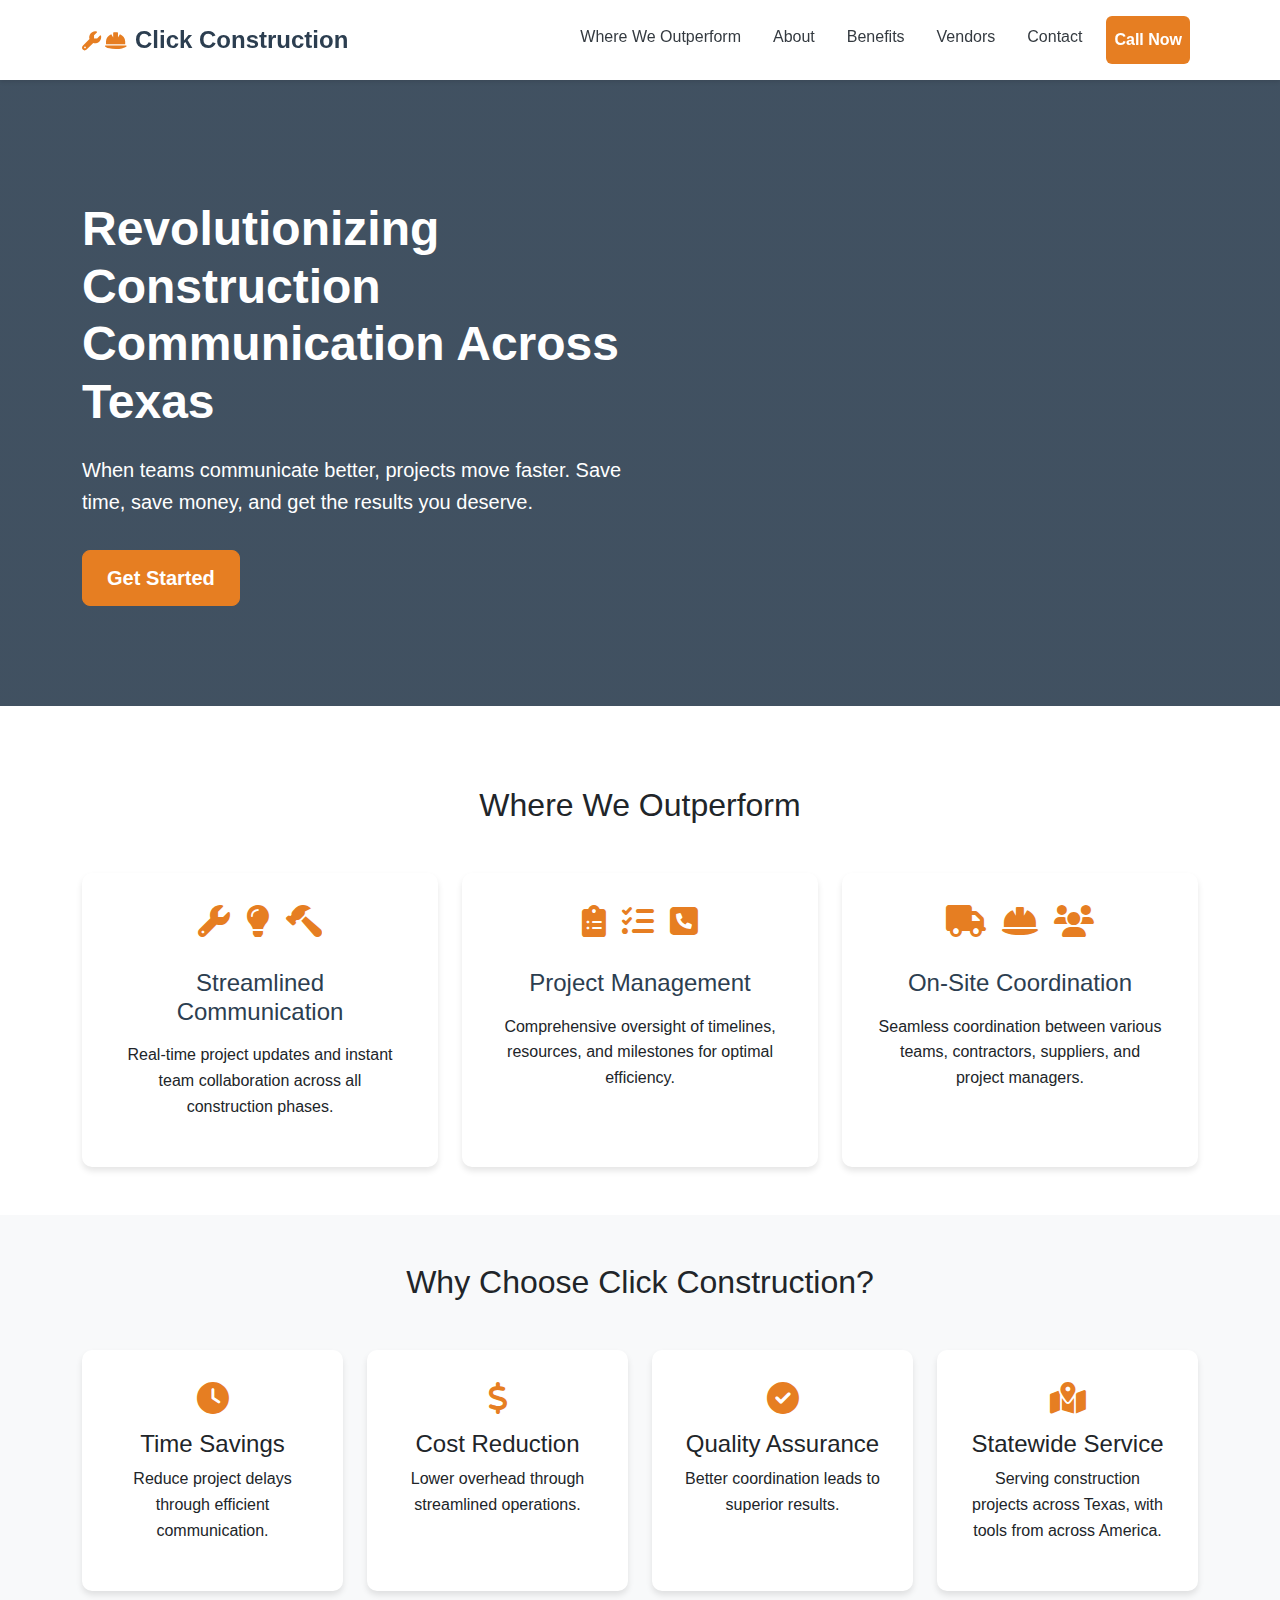
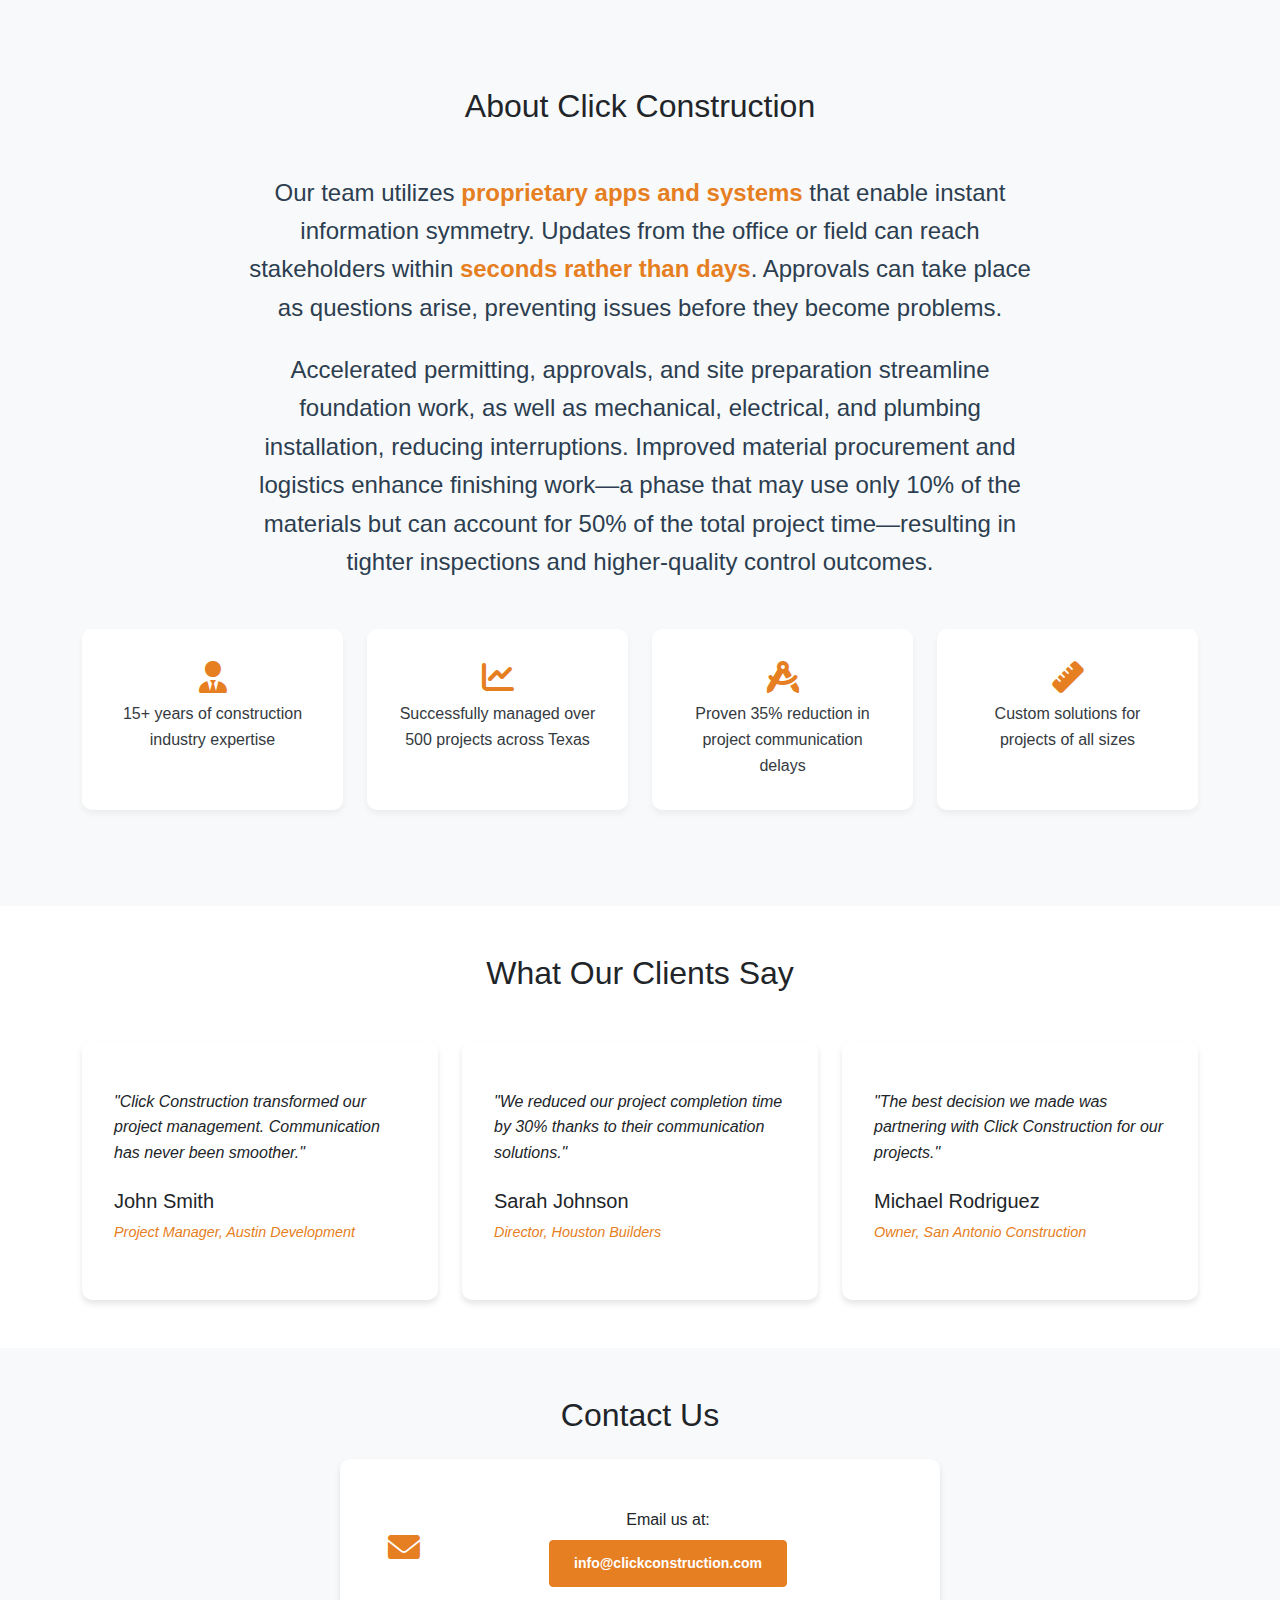
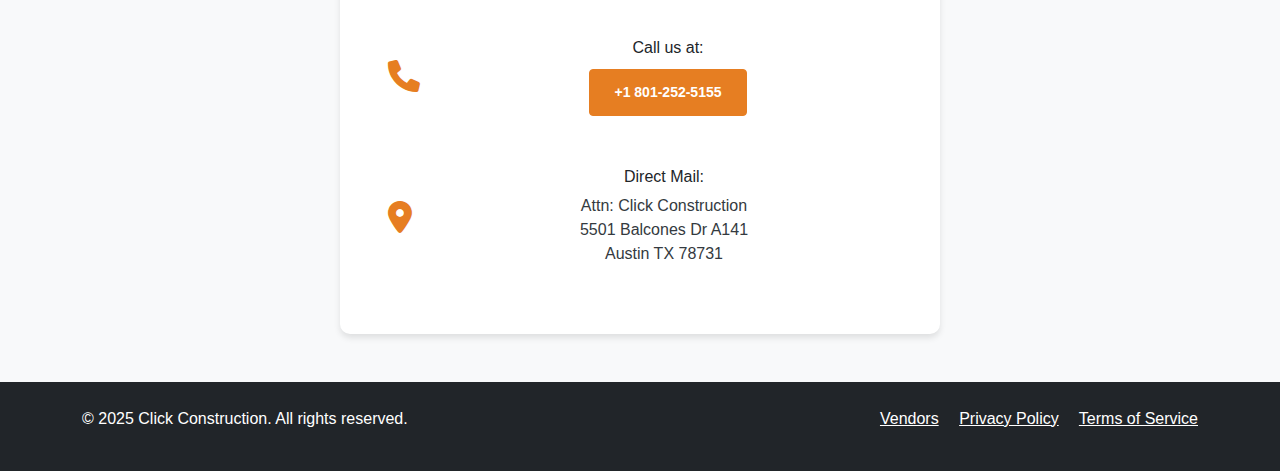
<file: index.html>
<!DOCTYPE html>
<html lang="en">
<head>
    <meta charset="UTF-8">
    <meta name="viewport" content="width=device-width, initial-scale=1.0">
    <title>Click Construction - Streamlining Construction Communication in Texas</title>
    <link href="https://cdn.jsdelivr.net/npm/bootstrap@5.3.0/dist/css/bootstrap.min.css" rel="stylesheet">
    <link rel="stylesheet" href="https://cdnjs.cloudflare.com/ajax/libs/font-awesome/6.0.0/css/all.min.css">
    <link rel="stylesheet" href="styles.css">
    <script src="script.js" defer></script>
</head>
<body>
    <!-- Navigation -->
    <nav class="navbar navbar-expand-lg navbar-light fixed-top">
        <div class="container">
            <a class="navbar-brand" href="#">
                <span class="logo-icons">
                    <i class="fas fa-wrench logo-icon" title="Click"></i>
                    <i class="fas fa-hard-hat logo-icon" title="Construction"></i>
                </span>
                Click Construction
            </a>
            <button class="navbar-toggler" type="button" data-bs-toggle="collapse" data-bs-target="#navbarNav">
                <span class="navbar-toggler-icon"></span>
            </button>
            <div class="collapse navbar-collapse" id="navbarNav">
                <ul class="navbar-nav ms-auto">
                    <li class="nav-item"><a class="nav-link" href="#services">Where We Outperform</a></li>
                    <li class="nav-item"><a class="nav-link" href="#about">About</a></li>
                    <li class="nav-item"><a class="nav-link" href="#benefits">Benefits</a></li>
                    <li class="nav-item"><a class="nav-link" href="vendors.html">Vendors</a></li>
                    <li class="nav-item"><a class="nav-link" href="#contact">Contact</a></li>
                    <li class="nav-item"><a class="nav-link btn btn-primary text-white" href="tel:+18012525155">Call Now</a></li>
                </ul>
            </div>
        </div>
    </nav>

    <!-- Hero Section -->
    <header class="hero">
        <div class="container">
            <div class="row align-items-center">
                <div class="col-lg-6">
                    <h1>Revolutionizing Construction Communication Across Texas</h1>
                    <p class="lead">When teams communicate better, projects move faster. Save time, save money, and get the results you deserve.</p>
                    <a href="#contact" class="btn btn-primary btn-lg">Get Started</a>
                </div>
            </div>
        </div>
    </header>

    <!-- Services Section -->
    <section id="services" class="py-5">
        <div class="container">
            <h2 class="text-center mb-5">Where We Outperform</h2>
            <div class="row g-4">
                <div class="col-md-4">
                    <div class="service-card">
                        <div class="trade-icons">
                            <i class="fas fa-wrench fa-2x mx-2" title="Plumber"></i>
                            <i class="fas fa-lightbulb fa-2x mx-2" title="Electrician"></i>
                            <i class="fas fa-hammer fa-2x mx-2 flip-horizontal" title="Contractor"></i>
                        </div>
                        <h3 class="mt-2">Streamlined Communication</h3>
                        <p>Real-time project updates and instant team collaboration across all construction phases.</p>
                    </div>
                </div>
                <div class="col-md-4">
                    <div class="service-card">
                        <div class="trade-icons">
                            <i class="fas fa-clipboard-list fa-2x mx-2" title="Project Planning"></i>
                            <i class="fas fa-tasks fa-2x mx-2" title="Task Management"></i>
                            <i class="fas fa-phone-square fa-2x mx-2" title="Communication"></i>
                        </div>
                        <h3>Project Management</h3>
                        <p>Comprehensive oversight of timelines, resources, and milestones for optimal efficiency.</p>
                    </div>
                </div>
                <div class="col-md-4">
                    <div class="service-card">
                        <div class="trade-icons">
                            <i class="fas fa-truck fa-2x mx-2" title="Supply Chain"></i>
                            <i class="fas fa-hard-hat fa-2x mx-2" title="Site Management"></i>
                            <i class="fas fa-users fa-2x mx-2" title="Team Coordination"></i>
                        </div>
                        <h3>On-Site Coordination</h3>
                        <p>Seamless coordination between various teams, contractors, suppliers, and project managers.</p>
                    </div>
                </div>
            </div>
        </div>
    </section>

    <!-- Benefits Section -->
    <section id="benefits" class="py-5 bg-light">
        <div class="container">
            <h2 class="text-center mb-5">Why Choose Click Construction?</h2>
            <div class="row g-4">
                <div class="col-md-6 col-lg-3">
                    <div class="benefit-card">
                        <div class="trade-icons">
                            <i class="fas fa-clock fa-2x mx-2" title="Time Savings"></i>
                        </div>
                        <h4>Time Savings</h4>
                        <p>Reduce project delays through efficient communication.</p>
                    </div>
                </div>
                <div class="col-md-6 col-lg-3">
                    <div class="benefit-card">
                        <div class="trade-icons">
                            <i class="fas fa-dollar-sign fa-2x mx-2" title="Cost Reduction"></i>
                        </div>
                        <h4>Cost Reduction</h4>
                        <p>Lower overhead through streamlined operations.</p>
                    </div>
                </div>
                <div class="col-md-6 col-lg-3">
                    <div class="benefit-card">
                        <div class="trade-icons">
                            <i class="fas fa-check-circle fa-2x mx-2" title="Quality Assurance"></i>
                        </div>
                        <h4>Quality Assurance</h4>
                        <p>Better coordination leads to superior results.</p>
                    </div>
                </div>
                <div class="col-md-6 col-lg-3">
                    <div class="benefit-card">
                        <div class="trade-icons">
                            <i class="fas fa-map-marked-alt fa-2x mx-2" title="Statewide Service"></i>
                        </div>
                        <h4>Statewide Service</h4>
                        <p>Serving construction projects across Texas, with tools from across America.</p>
                    </div>
                </div>
            </div>
        </div>
    </section>

    <!-- About Section -->
    <section id="about" class="py-5 bg-light">
        <div class="container">
            <h2 class="text-center mb-5">About Click Construction</h2>
            <div class="about-content text-center mb-5">
                <div class="lead mb-5">
                    <p class="mb-4">Our team utilizes <span class="text-highlight">proprietary apps and systems</span> that enable instant information symmetry. Updates from the office or field can reach stakeholders within <span class="text-highlight">seconds rather than days</span>. Approvals can take place as questions arise, preventing issues before they become problems.</p>
                    <p>Accelerated permitting, approvals, and site preparation streamline foundation work, as well as mechanical, electrical, and plumbing installation, reducing interruptions. Improved material procurement and logistics enhance finishing work—a phase that may use only 10% of the materials but can account for 50% of the total project time—resulting in tighter inspections and higher-quality control outcomes.</p>
                </div>
                <div class="row g-4">
                    <div class="col-md-6 col-lg-3">
                        <div class="about-card">
                            <div class="trade-icons">
                                <i class="fa-solid fa-user-tie fa-2x mx-2" title="Experience"></i>
                            </div>
                            <p>15+ years of construction industry expertise</p>
                        </div>
                    </div>
                    <div class="col-md-6 col-lg-3">
                        <div class="about-card">
                            <div class="trade-icons">
                                <i class="fas fa-chart-line fa-2x mx-2" title="Projects"></i>
                            </div>
                            <p>Successfully managed over 500 projects across Texas</p>
                        </div>
                    </div>
                    <div class="col-md-6 col-lg-3">
                        <div class="about-card">
                            <div class="trade-icons">
                                <i class="fa-solid fa-compass-drafting fa-2x mx-2" title="Speed"></i>
                            </div>
                            <p>Proven 35% reduction in project communication delays</p>
                        </div>
                    </div>
                    <div class="col-md-6 col-lg-3">
                        <div class="about-card">
                            <div class="trade-icons">
                                <i class="fas fa-ruler fa-2x mx-2" title="Scale"></i>
                            </div>
                            <p>Custom solutions for projects of all sizes</p>
                        </div>
                    </div>
                </div>
            </div>
        </div>
    </section>

    <!-- Testimonials Section -->
    <section id="testimonials" class="py-5">
        <div class="container">
            <h2 class="text-center mb-5">What Our Clients Say</h2>
            <div class="row">
                <div class="col-md-4">
                    <div class="testimonial-card">
                        <div class="testimonial-content">
                            <p>"Click Construction transformed our project management. Communication has never been smoother."</p>
                            <h5>John Smith</h5>
                            <p class="client-position">Project Manager, Austin Development</p>
                        </div>
                    </div>
                </div>
                <div class="col-md-4">
                    <div class="testimonial-card">
                        <div class="testimonial-content">
                            <p>"We reduced our project completion time by 30% thanks to their communication solutions."</p>
                            <h5>Sarah Johnson</h5>
                            <p class="client-position">Director, Houston Builders</p>
                        </div>
                    </div>
                </div>
                <div class="col-md-4">
                    <div class="testimonial-card">
                        <div class="testimonial-content">
                            <p>"The best decision we made was partnering with Click Construction for our projects."</p>
                            <h5>Michael Rodriguez</h5>
                            <p class="client-position">Owner, San Antonio Construction</p>
                        </div>
                    </div>
                </div>
            </div>
        </div>
    </section>

    <!-- Contact Section -->
    <section id="contact" class="py-5 bg-light">
        <div class="container">
            <div class="row">
                <div class="col-lg-8 mx-auto text-center">
                    <h2 class="mb-4">Contact Us</h2>
                    
                    <div class="contact-info">
                        <div class="contact-method">
                            <i class="fas fa-envelope fa-2x"></i>
                            <div class="content">
                                <p>Email us at:</p>
                                <a href="mailto:info@clickconstruction.com" class="btn btn-primary btn-sm">info@clickconstruction.com</a>
                            </div>
                        </div>

                        <div class="contact-method">
                            <i class="fas fa-phone fa-2x"></i>
                            <div class="content">
                                <p>Call us at:</p>
                                <a href="tel:+18012525155" class="btn btn-primary btn-sm">+1 801-252-5155</a>
                            </div>
                        </div>

                        <div class="contact-method">
                            <i class="fas fa-map-marker-alt fa-2x"></i>
                            <div class="content">
                                <p>Direct Mail:</p>
                                <p class="address">Attn: Click Construction<br>5501 Balcones Dr A141<br>Austin TX 78731</p>
                            </div>
                        </div>
                    </div>
                </div>
            </div>
        </div>
    </section>

    <!-- Footer -->
    <footer class="py-4 bg-dark text-white">
        <div class="container">
            <div class="row">
                <div class="col-md-6">
                    <p>&copy; 2025 Click Construction. All rights reserved.</p>
                </div>
                <div class="col-md-6 text-md-end">
                    <a href="vendors.html" class="text-white me-3">Vendors</a>
                    <a href="privacy-terms.html#privacy-policy" class="text-white me-3">Privacy Policy</a>
                    <a href="privacy-terms.html#terms-of-use" class="text-white">Terms of Service</a>
                </div>
            </div>
        </div>
    </footer>

    <!-- Bootstrap JS -->
    <script src="https://cdn.jsdelivr.net/npm/bootstrap@5.3.0/dist/js/bootstrap.bundle.min.js"></script>
</body>
</html>
</file>
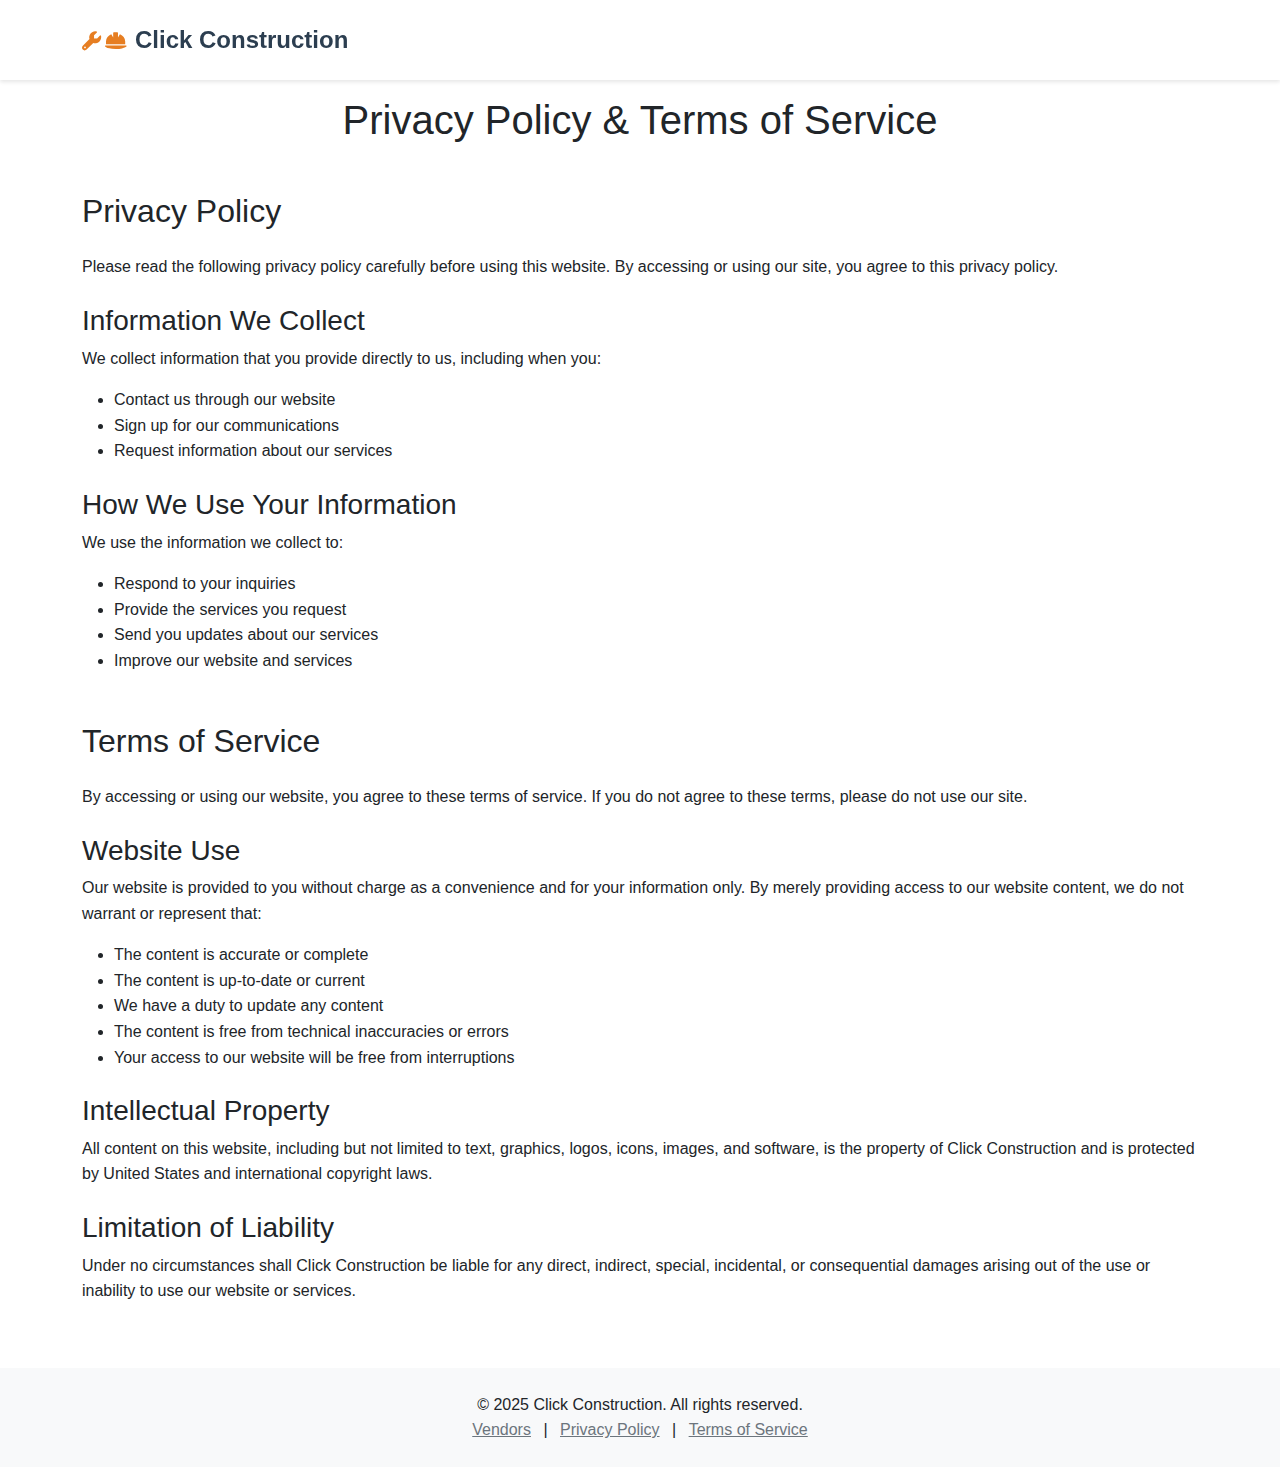
<file: privacy-terms.html>
<!DOCTYPE html>
<html lang="en">
<head>
    <meta charset="UTF-8">
    <meta name="viewport" content="width=device-width, initial-scale=1.0">
    <title>Privacy Policy & Terms of Service - Click Construction</title>
    <link href="https://cdn.jsdelivr.net/npm/bootstrap@5.3.0/dist/css/bootstrap.min.css" rel="stylesheet">
    <link rel="stylesheet" href="https://cdnjs.cloudflare.com/ajax/libs/font-awesome/6.0.0/css/all.min.css">
    <link rel="stylesheet" href="styles.css">
</head>
<body>
    <!-- Navigation -->
    <nav class="navbar navbar-expand-lg navbar-light fixed-top">
        <div class="container">
            <a class="navbar-brand" href="index.html">
                <span class="logo-icons">
                    <i class="fas fa-wrench logo-icon" title="Click"></i>
                    <i class="fas fa-hard-hat logo-icon" title="Construction"></i>
                </span>
                Click Construction
            </a>
        </div>
    </nav>

    <!-- Privacy & Terms Content -->
    <section class="py-5 mt-5">
        <div class="container">
            <h1 class="text-center mb-5">Privacy Policy & Terms of Service</h1>
            
            <div class="row">
                <div class="col-12">
                    <h2 id="privacy-policy" class="mb-4">Privacy Policy</h2>
                    <p>Please read the following privacy policy carefully before using this website. By accessing or using our site, you agree to this privacy policy.</p>
                    
                    <h3 class="mt-4">Information We Collect</h3>
                    <p>We collect information that you provide directly to us, including when you:</p>
                    <ul>
                        <li>Contact us through our website</li>
                        <li>Sign up for our communications</li>
                        <li>Request information about our services</li>
                    </ul>

                    <h3 class="mt-4">How We Use Your Information</h3>
                    <p>We use the information we collect to:</p>
                    <ul>
                        <li>Respond to your inquiries</li>
                        <li>Provide the services you request</li>
                        <li>Send you updates about our services</li>
                        <li>Improve our website and services</li>
                    </ul>

                    <h2 id="terms-of-use" class="mt-5 mb-4">Terms of Service</h2>
                    <p>By accessing or using our website, you agree to these terms of service. If you do not agree to these terms, please do not use our site.</p>

                    <h3 class="mt-4">Website Use</h3>
                    <p>Our website is provided to you without charge as a convenience and for your information only. By merely providing access to our website content, we do not warrant or represent that:</p>
                    <ul>
                        <li>The content is accurate or complete</li>
                        <li>The content is up-to-date or current</li>
                        <li>We have a duty to update any content</li>
                        <li>The content is free from technical inaccuracies or errors</li>
                        <li>Your access to our website will be free from interruptions</li>
                    </ul>

                    <h3 class="mt-4">Intellectual Property</h3>
                    <p>All content on this website, including but not limited to text, graphics, logos, icons, images, and software, is the property of Click Construction and is protected by United States and international copyright laws.</p>

                    <h3 class="mt-4">Limitation of Liability</h3>
                    <p>Under no circumstances shall Click Construction be liable for any direct, indirect, special, incidental, or consequential damages arising out of the use or inability to use our website or services.</p>
                </div>
            </div>
        </div>
    </section>

    <!-- Footer -->
    <footer class="py-4 bg-light">
        <div class="container text-center">
            <p class="mb-0">&copy; 2025 Click Construction. All rights reserved.</p>
            <p class="mb-0">
                <a href="vendors.html" class="text-secondary me-2">Vendors</a> |
                <a href="#privacy-policy" class="text-secondary mx-2">Privacy Policy</a> |
                <a href="#terms-of-use" class="text-secondary ms-2">Terms of Service</a>
            </p>
        </div>
    </footer>

    <!-- Bootstrap JS -->
    <script src="https://cdn.jsdelivr.net/npm/bootstrap@5.3.0/dist/js/bootstrap.bundle.min.js"></script>
</body>
</html>
</file>
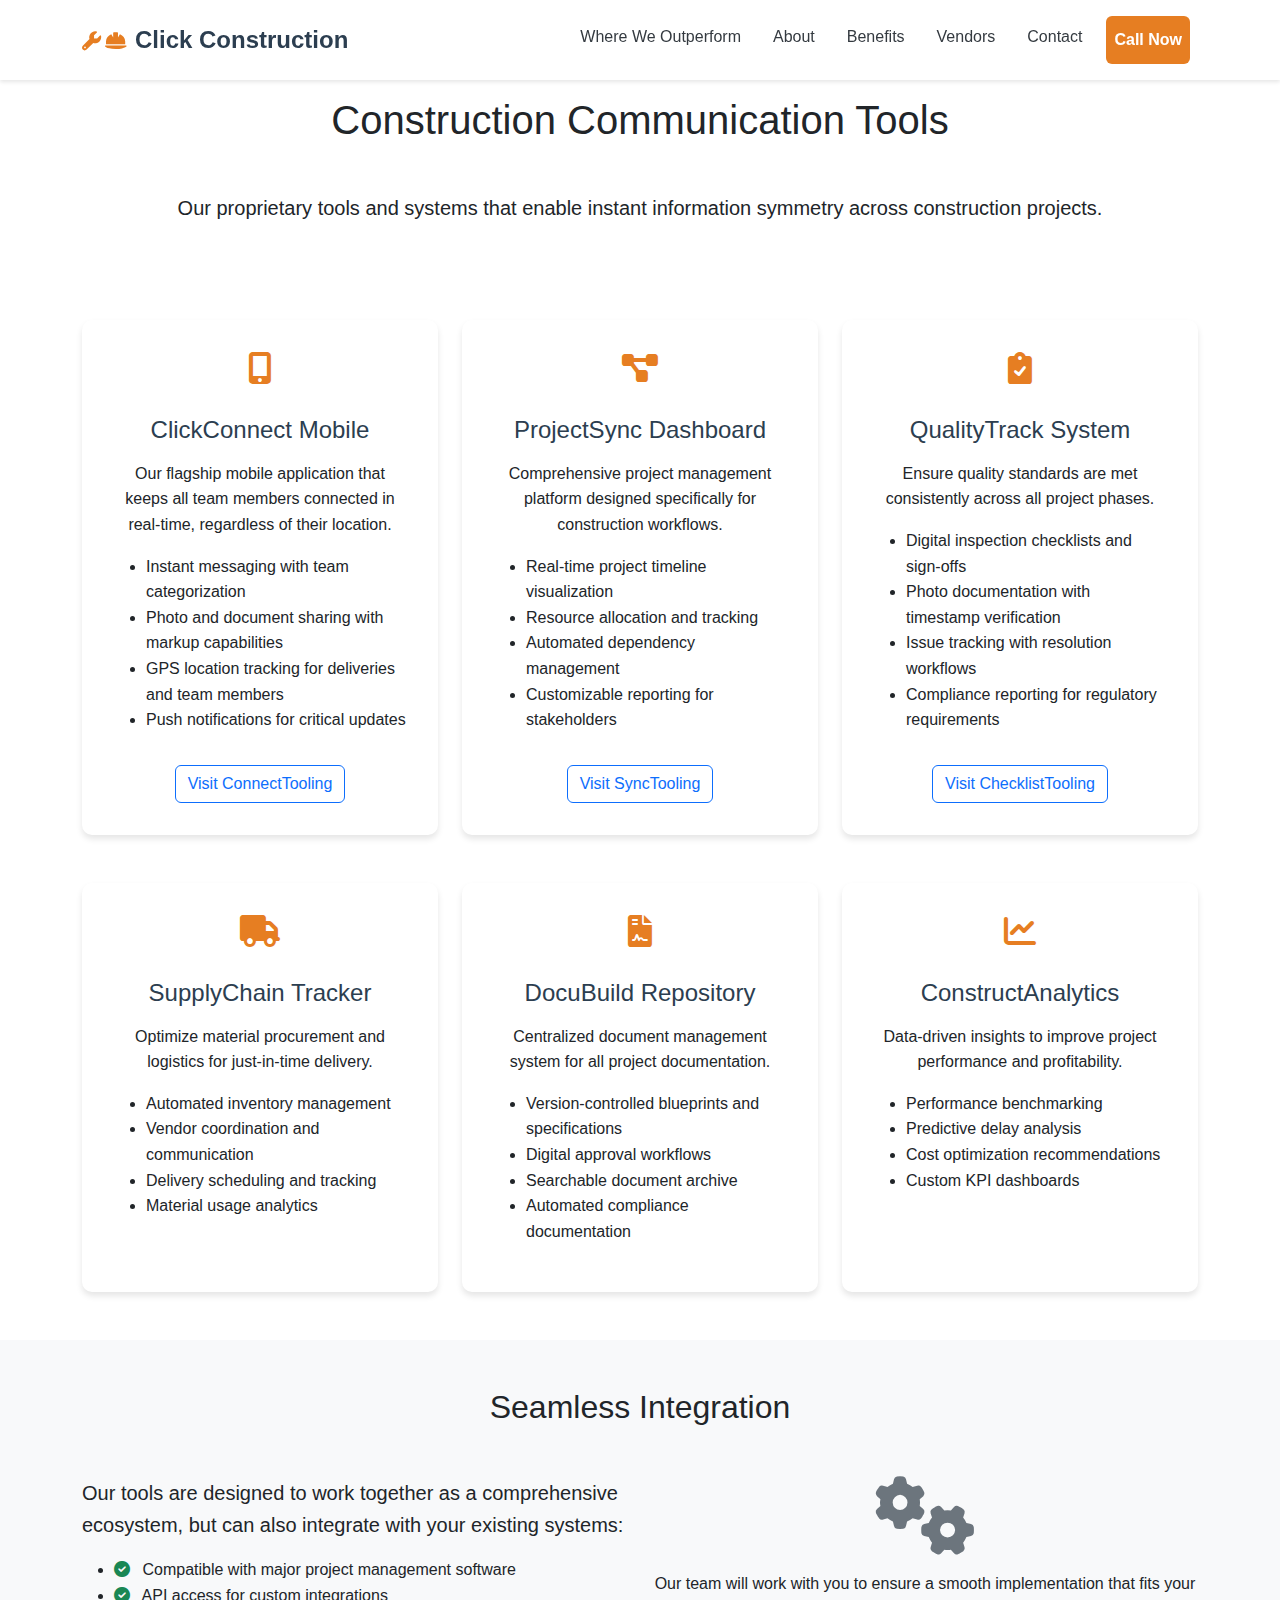
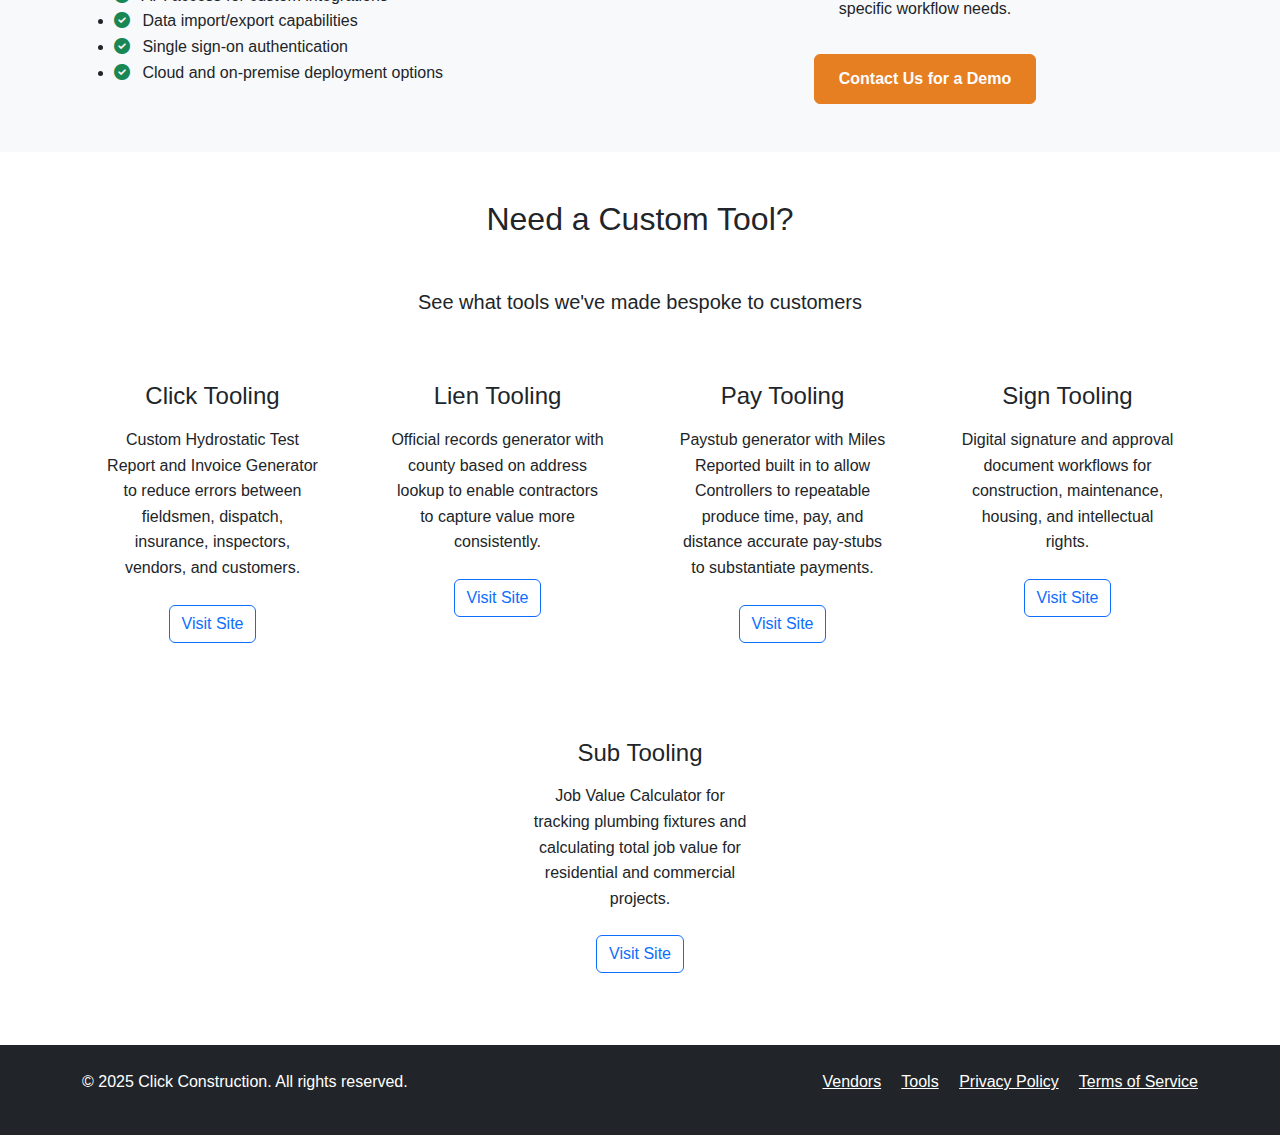
<file: tools.html>
<!DOCTYPE html>
<html lang="en">
<head>
    <meta charset="UTF-8">
    <meta name="viewport" content="width=device-width, initial-scale=1.0">
    <title>Tools - Click Construction</title>
    <link href="https://cdn.jsdelivr.net/npm/bootstrap@5.3.0/dist/css/bootstrap.min.css" rel="stylesheet">
    <link rel="stylesheet" href="https://cdnjs.cloudflare.com/ajax/libs/font-awesome/6.0.0/css/all.min.css">
    <link rel="stylesheet" href="styles.css">
    <script src="script.js" defer></script>
</head>
<body>
    <!-- Navigation -->
    <nav class="navbar navbar-expand-lg navbar-light fixed-top">
        <div class="container">
            <a class="navbar-brand" href="index.html">
                <span class="logo-icons">
                    <i class="fas fa-wrench logo-icon" title="Click"></i>
                    <i class="fas fa-hard-hat logo-icon" title="Construction"></i>
                </span>
                Click Construction
            </a>
            <button class="navbar-toggler" type="button" data-bs-toggle="collapse" data-bs-target="#navbarNav">
                <span class="navbar-toggler-icon"></span>
            </button>
            <div class="collapse navbar-collapse" id="navbarNav">
                <ul class="navbar-nav ms-auto">
                    <li class="nav-item"><a class="nav-link" href="index.html#services">Where We Outperform</a></li>
                    <li class="nav-item"><a class="nav-link" href="index.html#about">About</a></li>
                    <li class="nav-item"><a class="nav-link" href="index.html#benefits">Benefits</a></li>
                    <li class="nav-item"><a class="nav-link" href="vendors.html">Vendors</a></li>
                    <li class="nav-item"><a class="nav-link" href="index.html#contact">Contact</a></li>
                    <li class="nav-item"><a class="nav-link btn btn-primary text-white" href="tel:+18012525155">Call Now</a></li>
                </ul>
            </div>
        </div>
    </nav>

    <!-- Tools Content -->
    <section class="py-5 mt-5">
        <div class="container">
            <h1 class="text-center mb-5">Construction Communication Tools</h1>
            
            <div class="row mb-5">
                <div class="col-12">
                    <div class="text-center mb-5">
                        <p class="lead">Our proprietary tools and systems that enable instant information symmetry across construction projects.</p>
                    </div>
                </div>
            </div>

            <div class="row g-4">
                <div class="col-md-6 col-lg-4">
                    <div class="service-card">
                        <div class="trade-icons">
                            <i class="fas fa-mobile-alt fa-2x mx-2" title="Mobile App"></i>
                        </div>
                        <h3>ClickConnect Mobile</h3>
                        <p>Our flagship mobile application that keeps all team members connected in real-time, regardless of their location.</p>
                        <ul class="text-start mt-3">
                            <li>Instant messaging with team categorization</li>
                            <li>Photo and document sharing with markup capabilities</li>
                            <li>GPS location tracking for deliveries and team members</li>
                            <li>Push notifications for critical updates</li>
                        </ul>
                        <a href="http://connecttooling.com/" target="_blank" class="btn btn-outline-primary mt-3">Visit ConnectTooling</a>
                    </div>
                </div>

                <div class="col-md-6 col-lg-4">
                    <div class="service-card">
                        <div class="trade-icons">
                            <i class="fas fa-project-diagram fa-2x mx-2" title="Project Management"></i>
                        </div>
                        <h3>ProjectSync Dashboard</h3>
                        <p>Comprehensive project management platform designed specifically for construction workflows.</p>
                        <ul class="text-start mt-3">
                            <li>Real-time project timeline visualization</li>
                            <li>Resource allocation and tracking</li>
                            <li>Automated dependency management</li>
                            <li>Customizable reporting for stakeholders</li>
                        </ul>
                        <a href="http://synctooling.com/" target="_blank" class="btn btn-outline-primary mt-3">Visit SyncTooling</a>
                    </div>
                </div>

                <div class="col-md-6 col-lg-4">
                    <div class="service-card">
                        <div class="trade-icons">
                            <i class="fas fa-clipboard-check fa-2x mx-2" title="Quality Control"></i>
                        </div>
                        <h3>QualityTrack System</h3>
                        <p>Ensure quality standards are met consistently across all project phases.</p>
                        <ul class="text-start mt-3">
                            <li>Digital inspection checklists and sign-offs</li>
                            <li>Photo documentation with timestamp verification</li>
                            <li>Issue tracking with resolution workflows</li>
                            <li>Compliance reporting for regulatory requirements</li>
                        </ul>
                        <a href="http://checklisttooling.com/" target="_blank" class="btn btn-outline-primary mt-3">Visit ChecklistTooling</a>
                    </div>
                </div>
            </div>

            <div class="row g-4 mt-4">
                <div class="col-md-6 col-lg-4">
                    <div class="service-card">
                        <div class="trade-icons">
                            <i class="fas fa-truck fa-2x mx-2" title="Supply Chain"></i>
                        </div>
                        <h3>SupplyChain Tracker</h3>
                        <p>Optimize material procurement and logistics for just-in-time delivery.</p>
                        <ul class="text-start mt-3">
                            <li>Automated inventory management</li>
                            <li>Vendor coordination and communication</li>
                            <li>Delivery scheduling and tracking</li>
                            <li>Material usage analytics</li>
                        </ul>
                    </div>
                </div>

                <div class="col-md-6 col-lg-4">
                    <div class="service-card">
                        <div class="trade-icons">
                            <i class="fas fa-file-contract fa-2x mx-2" title="Documentation"></i>
                        </div>
                        <h3>DocuBuild Repository</h3>
                        <p>Centralized document management system for all project documentation.</p>
                        <ul class="text-start mt-3">
                            <li>Version-controlled blueprints and specifications</li>
                            <li>Digital approval workflows</li>
                            <li>Searchable document archive</li>
                            <li>Automated compliance documentation</li>
                        </ul>
                    </div>
                </div>

                <div class="col-md-6 col-lg-4">
                    <div class="service-card">
                        <div class="trade-icons">
                            <i class="fas fa-chart-line fa-2x mx-2" title="Analytics"></i>
                        </div>
                        <h3>ConstructAnalytics</h3>
                        <p>Data-driven insights to improve project performance and profitability.</p>
                        <ul class="text-start mt-3">
                            <li>Performance benchmarking</li>
                            <li>Predictive delay analysis</li>
                            <li>Cost optimization recommendations</li>
                            <li>Custom KPI dashboards</li>
                        </ul>
                    </div>
                </div>
            </div>
        </div>
    </section>

    <!-- Integration Section -->
    <section class="py-5 bg-light">
        <div class="container">
            <h2 class="text-center mb-5">Seamless Integration</h2>
            <div class="row align-items-center">
                <div class="col-lg-6">
                    <p class="lead">Our tools are designed to work together as a comprehensive ecosystem, but can also integrate with your existing systems:</p>
                    <ul class="integration-list">
                        <li><i class="fas fa-check-circle text-success me-2"></i> Compatible with major project management software</li>
                        <li><i class="fas fa-check-circle text-success me-2"></i> API access for custom integrations</li>
                        <li><i class="fas fa-check-circle text-success me-2"></i> Data import/export capabilities</li>
                        <li><i class="fas fa-check-circle text-success me-2"></i> Single sign-on authentication</li>
                        <li><i class="fas fa-check-circle text-success me-2"></i> Cloud and on-premise deployment options</li>
                    </ul>
                </div>
                <div class="col-lg-6 text-center">
                    <div class="integration-graphic">
                        <i class="fas fa-cogs fa-5x text-secondary mb-3"></i>
                        <p>Our team will work with you to ensure a smooth implementation that fits your specific workflow needs.</p>
                        <a href="index.html#contact" class="btn btn-primary mt-3">Contact Us for a Demo</a>
                    </div>
                </div>
            </div>
        </div>
    </section>

    <!-- Custom Tools Section -->
    <section class="py-5">
        <div class="container">
            <h2 class="text-center mb-5">Need a Custom Tool?</h2>
            <div class="row">
                <div class="col-12 text-center mb-4">
                    <p class="lead">See what tools we've made bespoke to customers</p>
                </div>
            </div>
            <div class="row g-4 justify-content-center">
                <div class="col-md-6 col-lg-3">
                    <div class="custom-tool-card text-center p-4 h-100">
                        <h4 class="mb-3">Click Tooling</h4>
                        <p class="mb-4">Custom Hydrostatic Test Report and Invoice Generator to reduce errors between fieldsmen, dispatch, insurance, inspectors, vendors, and customers.</p>
                        <a href="https://clicktooling.com" target="_blank" class="btn btn-outline-primary">Visit Site</a>
                    </div>
                </div>
                <div class="col-md-6 col-lg-3">
                    <div class="custom-tool-card text-center p-4 h-100">
                        <h4 class="mb-3">Lien Tooling</h4>
                        <p class="mb-4">Official records generator with county based on address lookup to enable contractors to capture value more consistently.</p>
                        <a href="https://lientooling.com" target="_blank" class="btn btn-outline-primary">Visit Site</a>
                    </div>
                </div>
                <div class="col-md-6 col-lg-3">
                    <div class="custom-tool-card text-center p-4 h-100">
                        <h4 class="mb-3">Pay Tooling</h4>
                        <p class="mb-4">Paystub generator with Miles Reported built in to allow Controllers to repeatable produce time, pay, and distance accurate pay-stubs to substantiate payments.</p>
                        <a href="https://paytooling.com" target="_blank" class="btn btn-outline-primary">Visit Site</a>
                    </div>
                </div>
                <div class="col-md-6 col-lg-3">
                    <div class="custom-tool-card text-center p-4 h-100">
                        <h4 class="mb-3">Sign Tooling</h4>
                        <p class="mb-4">Digital signature and approval document workflows for construction, maintenance, housing, and intellectual rights.</p>
                        <a href="https://signtooling.com" target="_blank" class="btn btn-outline-primary">Visit Site</a>
                    </div>
                </div>
            </div>
            <div class="row g-4 justify-content-center mt-4">
                <div class="col-md-6 col-lg-3">
                    <div class="custom-tool-card text-center p-4 h-100">
                        <h4 class="mb-3">Sub Tooling</h4>
                        <p class="mb-4">Job Value Calculator for tracking plumbing fixtures and calculating total job value for residential and commercial projects.</p>
                        <a href="https://subtooling.com" target="_blank" class="btn btn-outline-primary">Visit Site</a>
                    </div>
                </div>
            </div>
        </div>
    </section>

    <!-- Footer -->
    <footer class="py-4 bg-dark text-white">
        <div class="container">
            <div class="row">
                <div class="col-md-6">
                    <p>&copy; 2025 Click Construction. All rights reserved.</p>
                </div>
                <div class="col-md-6 text-md-end">
                    <a href="vendors.html" class="text-white me-3">Vendors</a>
                    <a href="tools.html" class="text-white me-3">Tools</a>
                    <a href="privacy-terms.html#privacy-policy" class="text-white me-3">Privacy Policy</a>
                    <a href="privacy-terms.html#terms-of-use" class="text-white">Terms of Service</a>
                </div>
            </div>
        </div>
    </footer>

    <!-- Bootstrap JS -->
    <script src="https://cdn.jsdelivr.net/npm/bootstrap@5.3.0/dist/js/bootstrap.bundle.min.js"></script>
</body>
</html>
</file>
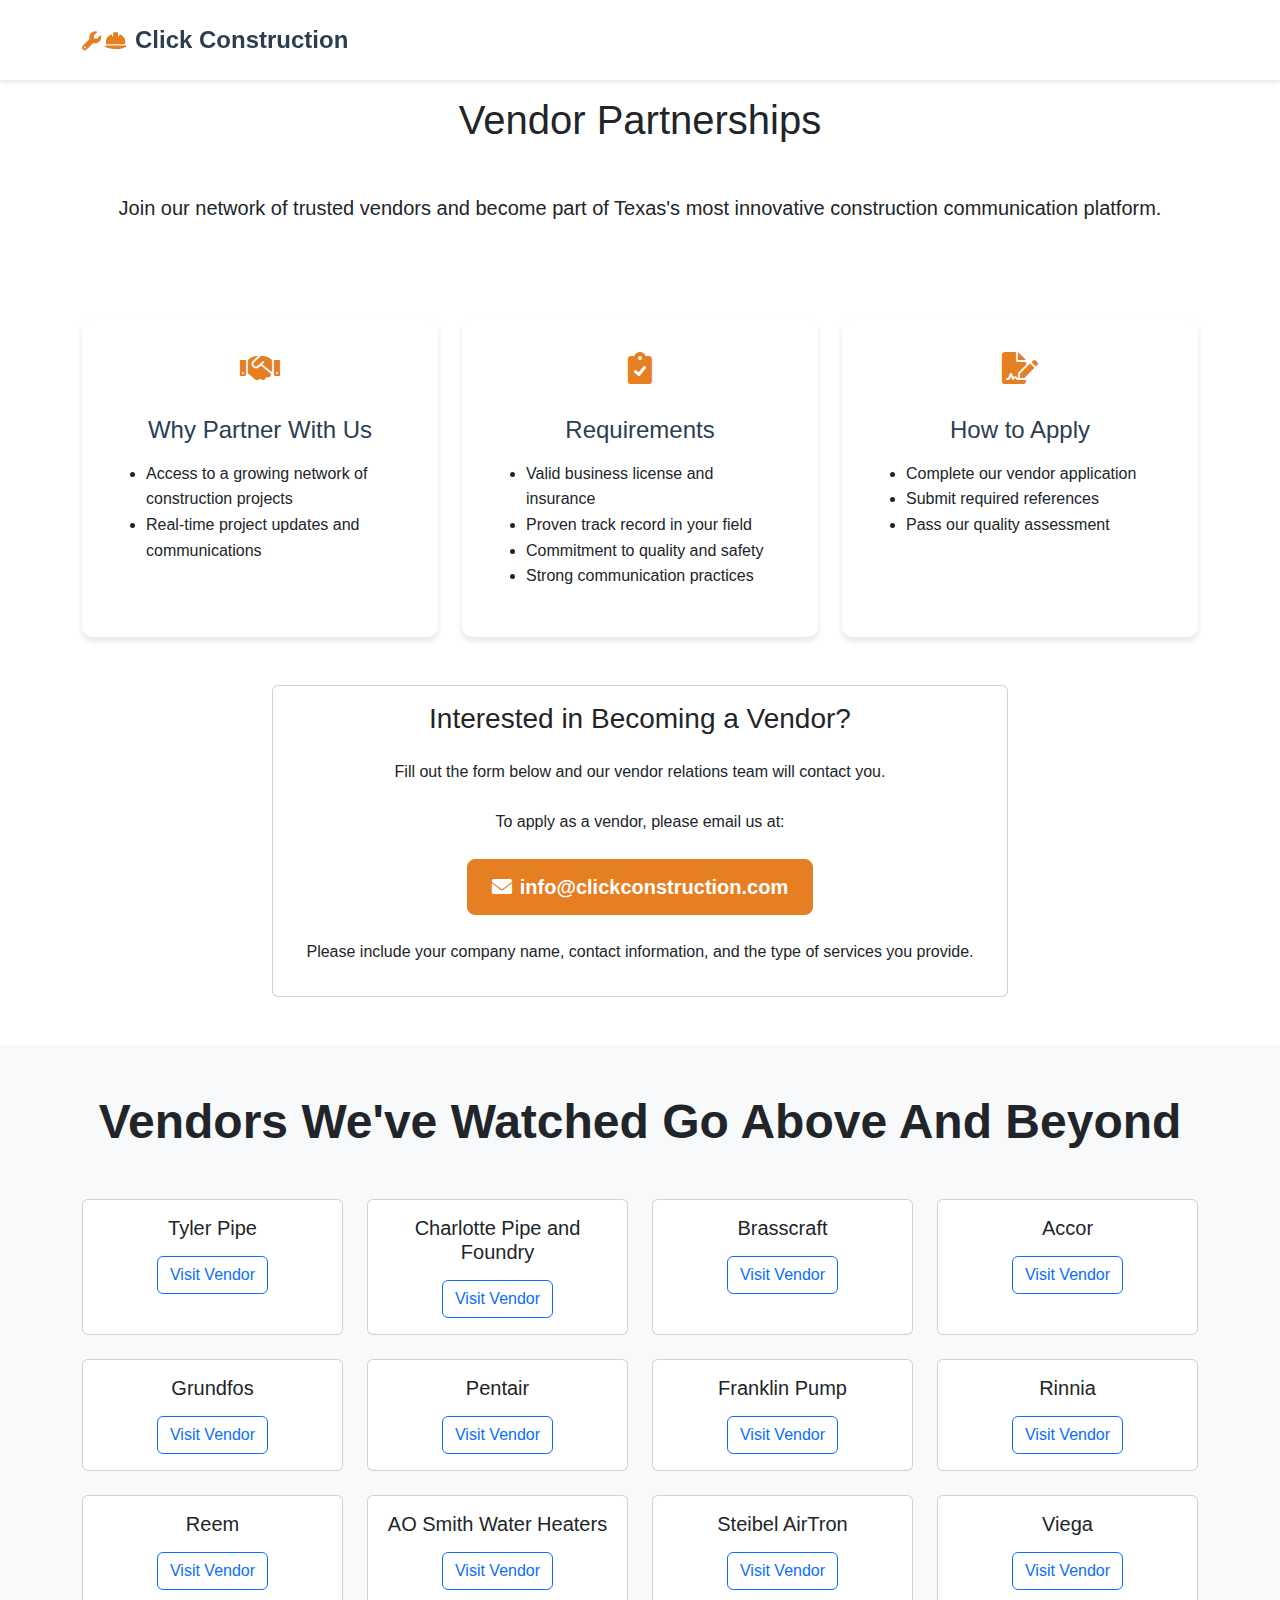
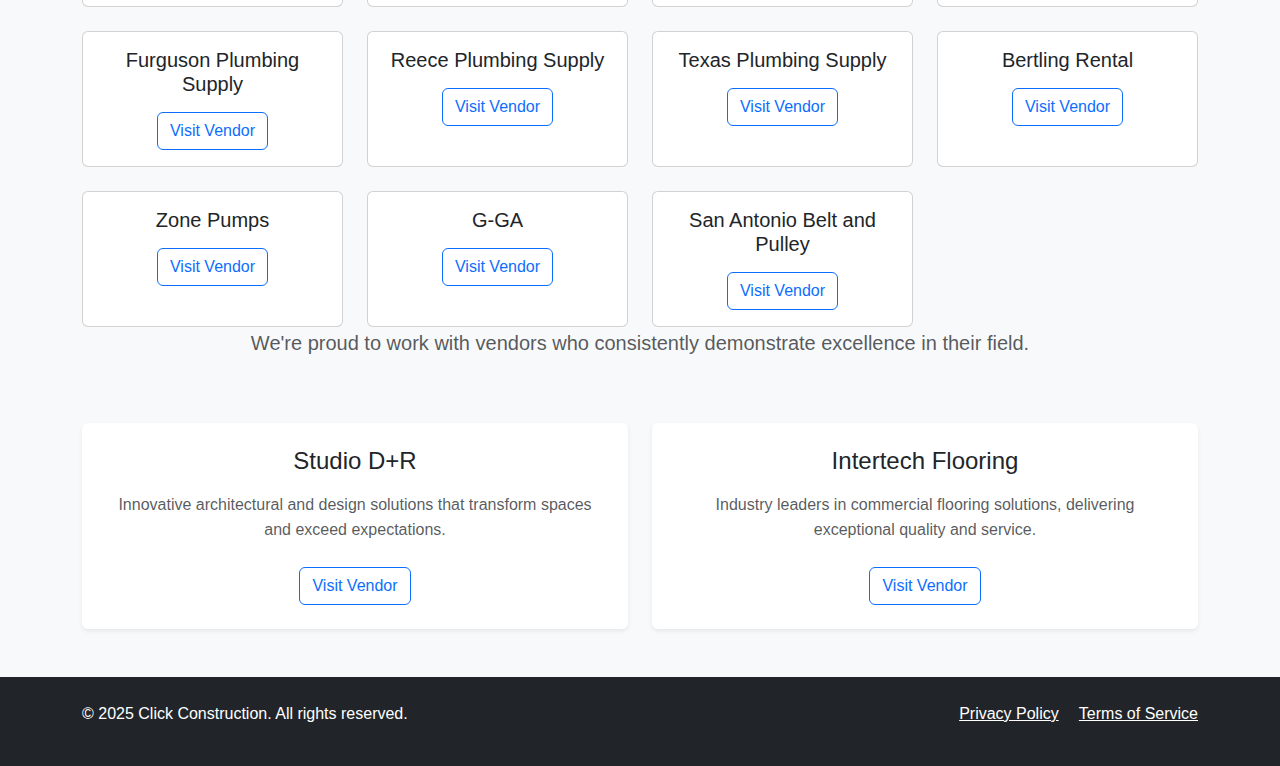
<file: vendors.html>
<!DOCTYPE html>
<html lang="en">
<head>
    <meta charset="UTF-8">
    <meta name="viewport" content="width=device-width, initial-scale=1.0">
    <title>Vendors - Click Construction</title>
    <link href="https://cdn.jsdelivr.net/npm/bootstrap@5.3.0/dist/css/bootstrap.min.css" rel="stylesheet">
    <link rel="stylesheet" href="https://cdnjs.cloudflare.com/ajax/libs/font-awesome/6.0.0/css/all.min.css">
    <link rel="stylesheet" href="styles.css">
</head>
<body>
    <!-- Navigation -->
    <nav class="navbar navbar-expand-lg navbar-light fixed-top">
        <div class="container">
            <a class="navbar-brand" href="index.html">
                <span class="logo-icons">
                    <i class="fas fa-wrench logo-icon" title="Click"></i>
                    <i class="fas fa-hard-hat logo-icon" title="Construction"></i>
                </span>
                Click Construction
            </a>
        </div>
    </nav>

    <!-- Vendors Content -->
    <section class="py-5 mt-5">
        <div class="container">
            <h1 class="text-center mb-5">Vendor Partnerships</h1>
            
            <div class="row mb-5">
                <div class="col-12">
                    <div class="text-center mb-5">
                        <p class="lead">Join our network of trusted vendors and become part of Texas's most innovative construction communication platform.</p>
                    </div>
                </div>
            </div>

            <div class="row g-4">
                <div class="col-md-6 col-lg-4">
                    <div class="service-card">
                        <div class="trade-icons">
                            <i class="fas fa-handshake fa-2x mx-2" title="Partnership"></i>
                        </div>
                        <h3>Why Partner With Us</h3>
                        <ul class="text-start">
                            <li>Access to a growing network of construction projects</li>
                            <li>Real-time project updates and communications</li>
                        </ul>
                    </div>
                </div>

                <div class="col-md-6 col-lg-4">
                    <div class="service-card">
                        <div class="trade-icons">
                            <i class="fas fa-clipboard-check fa-2x mx-2" title="Requirements"></i>
                        </div>
                        <h3>Requirements</h3>
                        <ul class="text-start">
                            <li>Valid business license and insurance</li>
                            <li>Proven track record in your field</li>
                            <li>Commitment to quality and safety</li>
                            <li>Strong communication practices</li>
                        </ul>
                    </div>
                </div>

                <div class="col-md-6 col-lg-4">
                    <div class="service-card">
                        <div class="trade-icons">
                            <i class="fas fa-file-signature fa-2x mx-2" title="Application"></i>
                        </div>
                        <h3>How to Apply</h3>
                        <ul class="text-start">
                            <li>Complete our vendor application</li>
                            <li>Submit required references</li>
                            <li>Pass our quality assessment</li>
                        </ul>
                    </div>
                </div>
            </div>

            <!-- Contact Form -->
            <div class="row mt-5">
                <div class="col-lg-8 mx-auto">
                    <div class="card">
                        <div class="card-body">
                            <h3 class="text-center mb-4">Interested in Becoming a Vendor?</h3>
                            <p class="text-center mb-4">Fill out the form below and our vendor relations team will contact you.</p>
                            <div class="text-center">
                                <p class="mb-4">To apply as a vendor, please email us at:</p>
                                <a href="mailto:info@clickconstruction.com" class="btn btn-primary btn-lg">
                                    <i class="fas fa-envelope me-2"></i>info@clickconstruction.com
                                </a>
                                <p class="mt-4">Please include your company name, contact information, and the type of services you provide.</p>
                            </div>
                        </div>
                    </div>
                </div>
            </div>
        </div>
    </section>

    <!-- Exceptional Vendors Section -->
    <section class="py-5 bg-light">
        <div class="container">
            <div class="row">
                <div class="col-12 text-center mb-5">
                    <h2 class="display-5 fw-bold">Vendors We've Watched Go Above And Beyond</h2>
                    <div class="row g-4 mt-4">
                        <!-- Tyler Pipe -->
                        <div class="col-md-4 col-lg-3">
                            <div class="card h-100">
                                <div class="card-body text-center">
                                    <h5 class="card-title">Tyler Pipe</h5>
                                    <a href="https://www.tylerpipe.com/" class="btn btn-outline-primary mt-2" target="_blank">Visit Vendor</a>
                                </div>
                            </div>
                        </div>
                        <!-- Charlotte Pipe and Foundry -->
                        <div class="col-md-4 col-lg-3">
                            <div class="card h-100">
                                <div class="card-body text-center">
                                    <h5 class="card-title">Charlotte Pipe and Foundry</h5>
                                    <a href="https://www.charlottepipe.com/" class="btn btn-outline-primary mt-2" target="_blank">Visit Vendor</a>
                                </div>
                            </div>
                        </div>
                        <!-- Brasscraft -->
                        <div class="col-md-4 col-lg-3">
                            <div class="card h-100">
                                <div class="card-body text-center">
                                    <h5 class="card-title">Brasscraft</h5>
                                    <a href="https://www.brasscraft.com/" class="btn btn-outline-primary mt-2" target="_blank">Visit Vendor</a>
                                </div>
                            </div>
                        </div>
                        <!-- Accor -->
                        <div class="col-md-4 col-lg-3">
                            <div class="card h-100">
                                <div class="card-body text-center">
                                    <h5 class="card-title">Accor</h5>
                                    <a href="https://accortechnology.com/" class="btn btn-outline-primary mt-2" target="_blank">Visit Vendor</a>
                                </div>
                            </div>
                        </div>
                        <!-- Grundfos -->
                        <div class="col-md-4 col-lg-3">
                            <div class="card h-100">
                                <div class="card-body text-center">
                                    <h5 class="card-title">Grundfos</h5>
                                    <a href="https://product-selection.grundfos.com/au/plumbing-solutions" class="btn btn-outline-primary mt-2" target="_blank">Visit Vendor</a>
                                </div>
                            </div>
                        </div>
                        <!-- Pentair -->
                        <div class="col-md-4 col-lg-3">
                            <div class="card h-100">
                                <div class="card-body text-center">
                                    <h5 class="card-title">Pentair</h5>
                                    <a href="https://www.pentair.com/en-us/brands/americanplumber.html" class="btn btn-outline-primary mt-2" target="_blank">Visit Vendor</a>
                                </div>
                            </div>
                        </div>
                        <!-- Franklin Pump -->
                        <div class="col-md-4 col-lg-3">
                            <div class="card h-100">
                                <div class="card-body text-center">
                                    <h5 class="card-title">Franklin Pump</h5>
                                    <a href="https://www.franklinwater.com/" class="btn btn-outline-primary mt-2" target="_blank">Visit Vendor</a>
                                </div>
                            </div>
                        </div>
                        <!-- Rinnia -->
                        <div class="col-md-4 col-lg-3">
                            <div class="card h-100">
                                <div class="card-body text-center">
                                    <h5 class="card-title">Rinnia</h5>
                                    <a href="https://www.rinnai.us/" class="btn btn-outline-primary mt-2" target="_blank">Visit Vendor</a>
                                </div>
                            </div>
                        </div>
                        <!-- Reem -->
                        <div class="col-md-4 col-lg-3">
                            <div class="card h-100">
                                <div class="card-body text-center">
                                    <h5 class="card-title">Reem</h5>
                                    <a href="https://www.rheem.com/" class="btn btn-outline-primary mt-2" target="_blank">Visit Vendor</a>
                                </div>
                            </div>
                        </div>
                        <!-- AO Smith Water Heaters -->
                        <div class="col-md-4 col-lg-3">
                            <div class="card h-100">
                                <div class="card-body text-center">
                                    <h5 class="card-title">AO Smith Water Heaters</h5>
                                    <a href="https://www.hotwater.com/" class="btn btn-outline-primary mt-2" target="_blank">Visit Vendor</a>
                                </div>
                            </div>
                        </div>
                        <!-- Steibel AirTron -->
                        <div class="col-md-4 col-lg-3">
                            <div class="card h-100">
                                <div class="card-body text-center">
                                    <h5 class="card-title">Steibel AirTron</h5>
                                    <a href="https://www.stiebel-eltron.com/en/home.html" class="btn btn-outline-primary mt-2" target="_blank">Visit Vendor</a>
                                </div>
                            </div>
                        </div>
                        <!-- Viega -->
                        <div class="col-md-4 col-lg-3">
                            <div class="card h-100">
                                <div class="card-body text-center">
                                    <h5 class="card-title">Viega</h5>
                                    <a href="https://www.viega.us/en/homepage.html" class="btn btn-outline-primary mt-2" target="_blank">Visit Vendor</a>
                                </div>
                            </div>
                        </div>
                        <!-- Furguson Plumbing Supply -->
                        <div class="col-md-4 col-lg-3">
                            <div class="card h-100">
                                <div class="card-body text-center">
                                    <h5 class="card-title">Furguson Plumbing Supply</h5>
                                    <a href="https://www.ferguson.com/" class="btn btn-outline-primary mt-2" target="_blank">Visit Vendor</a>
                                </div>
                            </div>
                        </div>
                        <!-- Reece Plumbing Supply -->
                        <div class="col-md-4 col-lg-3">
                            <div class="card h-100">
                                <div class="card-body text-center">
                                    <h5 class="card-title">Reece Plumbing Supply</h5>
                                    <a href="https://www.reece.com/" class="btn btn-outline-primary mt-2" target="_blank">Visit Vendor</a>
                                </div>
                            </div>
                        </div>
                        <!-- Texas Plumbing Supply -->
                        <div class="col-md-4 col-lg-3">
                            <div class="card h-100">
                                <div class="card-body text-center">
                                    <h5 class="card-title">Texas Plumbing Supply</h5>
                                    <a href="https://www.texasplumbingsupplyinc.com/" class="btn btn-outline-primary mt-2" target="_blank">Visit Vendor</a>
                                </div>
                            </div>
                        </div>
                        <!-- Bertling Rental -->
                        <div class="col-md-4 col-lg-3">
                            <div class="card h-100">
                                <div class="card-body text-center">
                                    <h5 class="card-title">Bertling Rental</h5>
                                    <a href="https://www.bertlingrental.com/" class="btn btn-outline-primary mt-2" target="_blank">Visit Vendor</a>
                                </div>
                            </div>
                        </div>
                        <!-- Zone Pumps -->
                        <div class="col-md-4 col-lg-3">
                            <div class="card h-100">
                                <div class="card-body text-center">
                                    <h5 class="card-title">Zone Pumps</h5>
                                    <a href="https://zoneindustries.com/" class="btn btn-outline-primary mt-2" target="_blank">Visit Vendor</a>
                                </div>
                            </div>
                        </div>
                        <!-- G-GA -->
                        <div class="col-md-4 col-lg-3">
                            <div class="card h-100">
                                <div class="card-body text-center">
                                    <h5 class="card-title">G-GA</h5>
                                    <a href="https://www.ggatech.com/" class="btn btn-outline-primary mt-2" target="_blank">Visit Vendor</a>
                                </div>
                            </div>
                        </div>
                        <!-- San Antonio Belt and Pulley -->
                        <div class="col-md-4 col-lg-3">
                            <div class="card h-100">
                                <div class="card-body text-center">
                                    <h5 class="card-title">San Antonio Belt and Pulley</h5>
                                    <a href="https://www.sabelting.com/" class="btn btn-outline-primary mt-2" target="_blank">Visit Vendor</a>
                                </div>
                            </div>
                        </div>
                    </div>
                    <p class="lead text-muted">We're proud to work with vendors who consistently demonstrate excellence in their field.</p>
                </div>
            </div>
            <div class="row justify-content-center g-4">
                <div class="col-md-6">
                    <div class="card h-100 border-0 shadow-sm">
                        <div class="card-body text-center p-4">
                            <h3 class="h4 mb-3">Studio D+R</h3>
                            <p class="text-muted mb-4">Innovative architectural and design solutions that transform spaces and exceed expectations.</p>
                            <a href="https://studiodplusr.com/" target="_blank" class="btn btn-outline-primary">
                                Visit Vendor
                            </a>
                        </div>
                    </div>
                </div>
                <div class="col-md-6">
                    <div class="card h-100 border-0 shadow-sm">
                        <div class="card-body text-center p-4">
                            <h3 class="h4 mb-3">Intertech Flooring</h3>
                            <p class="text-muted mb-4">Industry leaders in commercial flooring solutions, delivering exceptional quality and service.</p>
                            <a href="https://intertechflooring.com/" target="_blank" class="btn btn-outline-primary">
                                Visit Vendor
                            </a>
                        </div>
                    </div>
                </div>
            </div>
        </div>
    </section>

    <!-- Footer -->
    <footer class="py-4 bg-dark text-white">
        <div class="container">
            <div class="row">
                <div class="col-md-6">
                    <p>&copy; 2025 Click Construction. All rights reserved.</p>
                </div>
                <div class="col-md-6 text-md-end">
                    <a href="privacy-terms.html#privacy-policy" class="text-white me-3">Privacy Policy</a>
                    <a href="privacy-terms.html#terms-of-use" class="text-white">Terms of Service</a>
                </div>
            </div>
        </div>
    </footer>

    <!-- Bootstrap JS -->
    <script src="https://cdn.jsdelivr.net/npm/bootstrap@5.3.0/dist/js/bootstrap.bundle.min.js"></script>


</body>
</html>
</file>
<file: styles.css>
:root {
    --primary-color: #2c3e50;
    --secondary-color: #e67e22;
    --light-gray: #f8f9fa;
    --dark-gray: #343a40;
}

body {
    font-family: 'Segoe UI', Tahoma, Geneva, Verdana, sans-serif;
    line-height: 1.6;
}

/* Navigation */
.navbar {
    background-color: white;
    box-shadow: 0 2px 4px rgba(0,0,0,0.1);
    padding: 1rem 0;
}

.navbar-brand {
    font-weight: 700;
    color: var(--primary-color);
    font-size: 1.5rem;
    display: flex;
    align-items: center;
    gap: 0.5rem;
}

.logo-icons {
    display: inline-flex;
    align-items: center;
    gap: 0.25rem;
}

.logo-icon {
    color: var(--secondary-color);
    font-size: 1.2rem;
    transition: all 0.3s ease;
}

.navbar-brand:hover .logo-icon {
    animation: logoWiggle 0.5s ease;
    color: #d35400;
}

@keyframes logoWiggle {
    0% { transform: scale(1) rotate(0); }
    25% { transform: scale(1.2) rotate(-15deg); }
    75% { transform: scale(1.2) rotate(15deg); }
    100% { transform: scale(1) rotate(0); }
}

.navbar-brand:hover .logo-icon:nth-child(2) {
    animation-delay: 0.1s;
}

.nav-link {
    color: var(--dark-gray);
    font-weight: 500;
    margin: 0 0.5rem;
    transition: color 0.3s ease;
}

.nav-link:hover {
    color: var(--secondary-color);
}

/* Hero Section */
.hero {
    background: linear-gradient(rgba(44, 62, 80, 0.9), rgba(44, 62, 80, 0.9)), url('https://images.unsplash.com/photo-1541888946425-d81bb19240f5?ixlib=rb-1.2.1&auto=format&fit=crop&w=1950&q=80');
    background-size: cover;
    background-position: center;
    color: white;
    padding: 200px 0 100px;
    margin-bottom: 2rem;
}

.hero h1 {
    font-size: 3rem;
    font-weight: 700;
    margin-bottom: 1.5rem;
}

.hero p {
    font-size: 1.25rem;
    margin-bottom: 2rem;
}

/* Trade Icons */
.trade-icons {
    display: flex;
    justify-content: center;
    align-items: center;
    margin-bottom: 0.5rem;
}

.trade-icons i {
    color: var(--secondary-color);
    transition: all 0.3s ease;
    transform-origin: center;
}

.service-card:hover .trade-icons i:not(.flip-horizontal),
.benefit-card:hover .trade-icons i:not(.flip-horizontal) {
    animation: iconWiggle 0.5s ease;
    color: #d35400;
    text-shadow: 2px 2px 4px rgba(0,0,0,0.1);
}

.service-card:hover .trade-icons i.flip-horizontal,
.benefit-card:hover .trade-icons i.flip-horizontal {
    animation: iconWiggleFlipped 0.5s ease;
    color: #d35400;
    text-shadow: 2px 2px 4px rgba(0,0,0,0.1);
}

@keyframes iconWiggle {
    0% { transform: scale(1) rotate(0); }
    25% { transform: scale(1.2) rotate(5deg); }
    50% { transform: scale(1.2) rotate(-5deg); }
    75% { transform: scale(1.2) rotate(3deg); }
    100% { transform: scale(1.2) rotate(0); }
}

@keyframes iconWiggleFlipped {
    0% { transform: scaleX(-1) rotate(0); }
    25% { transform: scaleX(-1) scale(1.2) rotate(-5deg); }
    50% { transform: scaleX(-1) scale(1.2) rotate(5deg); }
    75% { transform: scaleX(-1) scale(1.2) rotate(-3deg); }
    100% { transform: scaleX(-1) scale(1.2) rotate(0); }
}

.service-card:hover .trade-icons i:nth-child(2),
.benefit-card:hover .trade-icons i:nth-child(2) {
    animation-delay: 0.1s;
}

.service-card:hover .trade-icons i:nth-child(3),
.benefit-card:hover .trade-icons i:nth-child(3) {
    animation-delay: 0.2s;
}

.flip-horizontal {
    transform: scaleX(-1);
}

.flip-horizontal:hover {
    transform: scaleX(-1);
}

.flip-horizontal:hover {
    transform: scaleX(-1) scale(1.2);
}

/* Service Cards */
.service-card {
    background: white;
    padding: 2rem;
    border-radius: 10px;
    box-shadow: 0 4px 6px rgba(0,0,0,0.1);
    text-align: center;
    transition: transform 0.3s ease;
    height: 100%;
}

.service-card:hover {
    transform: translateY(-5px);
}

.service-card i {
    color: var(--secondary-color);
    margin-bottom: 1.5rem;
}

.service-card h3 {
    font-size: 1.5rem;
    margin-bottom: 1rem;
    color: var(--primary-color);
}

/* Benefits Section */
.benefit-card {
    text-align: center;
    padding: 2rem;
    background: white;
    border-radius: 10px;
    box-shadow: 0 4px 6px rgba(0,0,0,0.1);
    height: 100%;
}

.benefit-card .trade-icons {
    margin-bottom: 1rem;
}

/* About Section */
.about-content .lead {
    font-size: 1.5rem;
    max-width: 800px;
    margin: 0 auto;
    color: var(--primary-color);
}

.text-highlight {
    font-weight: 700 !important;
    color: var(--secondary-color) !important;
}

.about-card {
    background: white;
    padding: 2rem;
    border-radius: 10px;
    box-shadow: 0 4px 6px rgba(0,0,0,0.05);
    height: 100%;
    transition: transform 0.3s ease;
}

.about-card:hover {
    transform: translateY(-5px);
}

.about-icon {
    font-size: 2rem;
    margin-bottom: 1rem;
    display: flex;
    justify-content: center;
    align-items: center;
}

.about-icon i {
    color: var(--secondary-color);
    transition: all 0.3s ease;
}

.about-card:hover .about-icon i {
    animation: iconWiggle 0.5s ease;
    color: #d35400;
    text-shadow: 2px 2px 4px rgba(0,0,0,0.1);
}

.about-card p {
    margin: 0;
    color: var(--dark-gray);
}

/* Testimonials */
.testimonial-card {
    background: white;
    padding: 2rem;
    border-radius: 10px;
    box-shadow: 0 4px 6px rgba(0,0,0,0.1);
    height: 100%;
    position: relative;
}

.testimonial-content {
    position: relative;
    padding-top: 1rem;
}

.testimonial-content p {
    font-style: italic;
    margin-bottom: 1.5rem;
}

.client-position {
    color: var(--secondary-color);
    font-size: 0.9rem;
}

/* Contact Section */
.contact-info {
    padding: 2rem;
    background: white;
    border-radius: 10px;
    box-shadow: 0 4px 6px rgba(0,0,0,0.1);
}

.contact-info {
    max-width: 600px;
    margin: 0 auto;
}

.contact-method {
    padding: 1rem;
    transition: transform 0.3s ease;
    display: flex;
    align-items: center;
    gap: 1.5rem;
    margin-bottom: 1rem;
}

.contact-method:hover {
    transform: translateY(-2px);
}

.contact-method i {
    color: var(--secondary-color);
    flex-shrink: 0;
}

.contact-method .content {
    flex-grow: 1;
}

.contact-method p {
    margin-bottom: 0.25rem;
    font-size: 1rem;
}

.contact-method .address {
    color: var(--dark-gray);
    line-height: 1.5;
}

.contact-method .btn {
    margin-top: 0.25rem;
}

.social-links a {
    color: var(--primary-color);
    font-size: 1.5rem;
    transition: color 0.3s ease;
}

.social-links a:hover {
    color: var(--secondary-color);
}

/* Buttons */
.btn-primary {
    background-color: var(--secondary-color);
    border-color: var(--secondary-color);
    padding: 0.75rem 1.5rem;
    font-weight: 600;
    transition: all 0.3s ease;
}

.btn-primary:hover {
    background-color: #d35400;
    border-color: #d35400;
    transform: translateY(-2px);
}

/* Responsive Design */
@media (max-width: 768px) {
    .hero {
        padding: 150px 0 80px;
    }
    
    .hero h1 {
        font-size: 2.5rem;
    }
    
    .service-card, .benefit-card, .testimonial-card {
        margin-bottom: 1.5rem;
    }
}

/* Animations */
.service-card, .benefit-card, .testimonial-card {
    animation: fadeInUp 0.5s ease-out;
}

@keyframes fadeInUp {
    from {
        opacity: 0;
        transform: translateY(20px);
    }
    to {
        opacity: 1;
        transform: translateY(0);
    }
}
</file>
